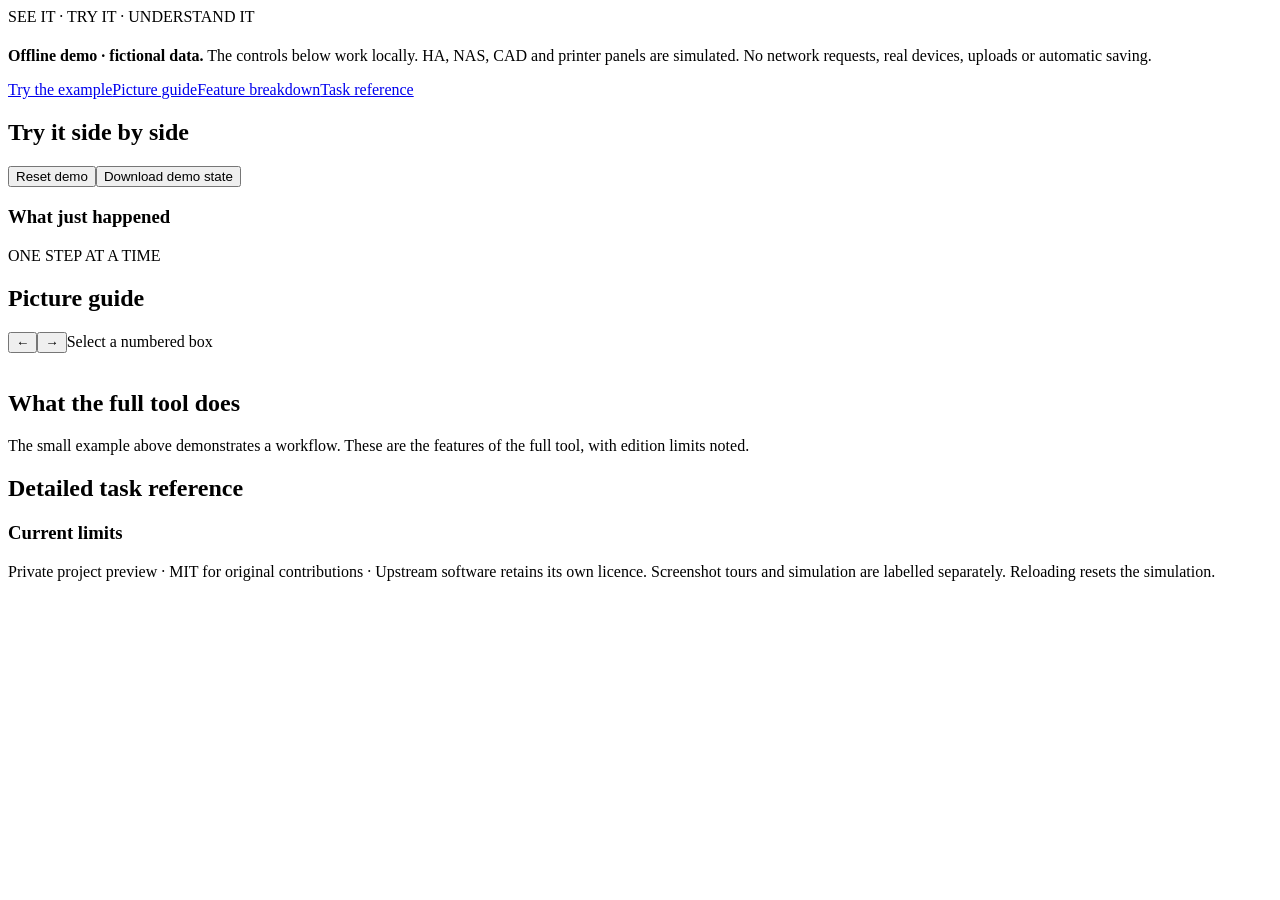
<file: demo-source/template.html>
<!doctype html><html lang="en"><head><meta charset="utf-8"><meta name="viewport" content="width=device-width,initial-scale=1"><meta http-equiv="Content-Security-Policy" content="default-src 'none'; script-src 'unsafe-inline'; style-src 'unsafe-inline'; img-src data: blob:; connect-src 'none'; font-src 'none'; object-src 'none'; base-uri 'none'; form-action 'none'"><title>__TITLE__ · Interactive demo</title><style>__CSS__</style></head><body><header><span class="eyebrow">SEE IT · TRY IT · UNDERSTAND IT</span><h1 id="title"></h1><p id="intro"></p><p class="notice"><strong>Offline demo · fictional data.</strong> The controls below work locally. HA, NAS, CAD and printer panels are simulated. No network requests, real devices, uploads or automatic saving.</p><nav class="toolbar"><a href="#interactive">Try the example</a><a href="#walkthrough">Picture guide</a><a href="#features">Feature breakdown</a><a href="#reference">Task reference</a></nav></header><main><section id="interactive"><div class="toolbar"><h2>Try it side by side</h2><button id="reset">Reset demo</button><button id="download">Download demo state</button></div><div class="demo-grid"><div class="card" id="controls"></div><div class="card" id="scene"></div><div class="card" id="result" aria-live="polite"></div></div><div class="card events"><h3>What just happened</h3><ol id="events" aria-live="polite"></ol></div></section><section id="walkthrough" class="section"><p class="eyebrow">ONE STEP AT A TIME</p><h2>Picture guide</h2><div id="tour"><div class="toolbar"><h3 id="tourTitle"></h3><button id="prev" aria-label="Previous screenshot">←</button><span id="slideCount"></span><button id="next" aria-label="Next screenshot">→</button><span id="stepStatus" class="step-status">Select a numbered box</span></div><div class="picture"><img id="tourImage" alt=""><div id="marks" class="marks"></div></div><p id="tourCaption" class="caption"></p><div id="stepList" class="step-list"></div></div></section><section id="features" class="section"><h2>What the full tool does</h2><p>The small example above demonstrates a workflow. These are the features of the full tool, with edition limits noted.</p><div id="featureList" class="features"></div></section><section id="reference" class="section"><h2>Detailed task reference</h2><div id="guideText"></div><h3>Current limits</h3><p id="limits"></p></section></main><footer>Private project preview · MIT for original contributions · Upstream software retains its own licence. Screenshot tours and simulation are labelled separately. Reloading resets the simulation.</footer><script>__DATA__</script><script>__QR__</script><script>__JS__</script></body></html>
</file>
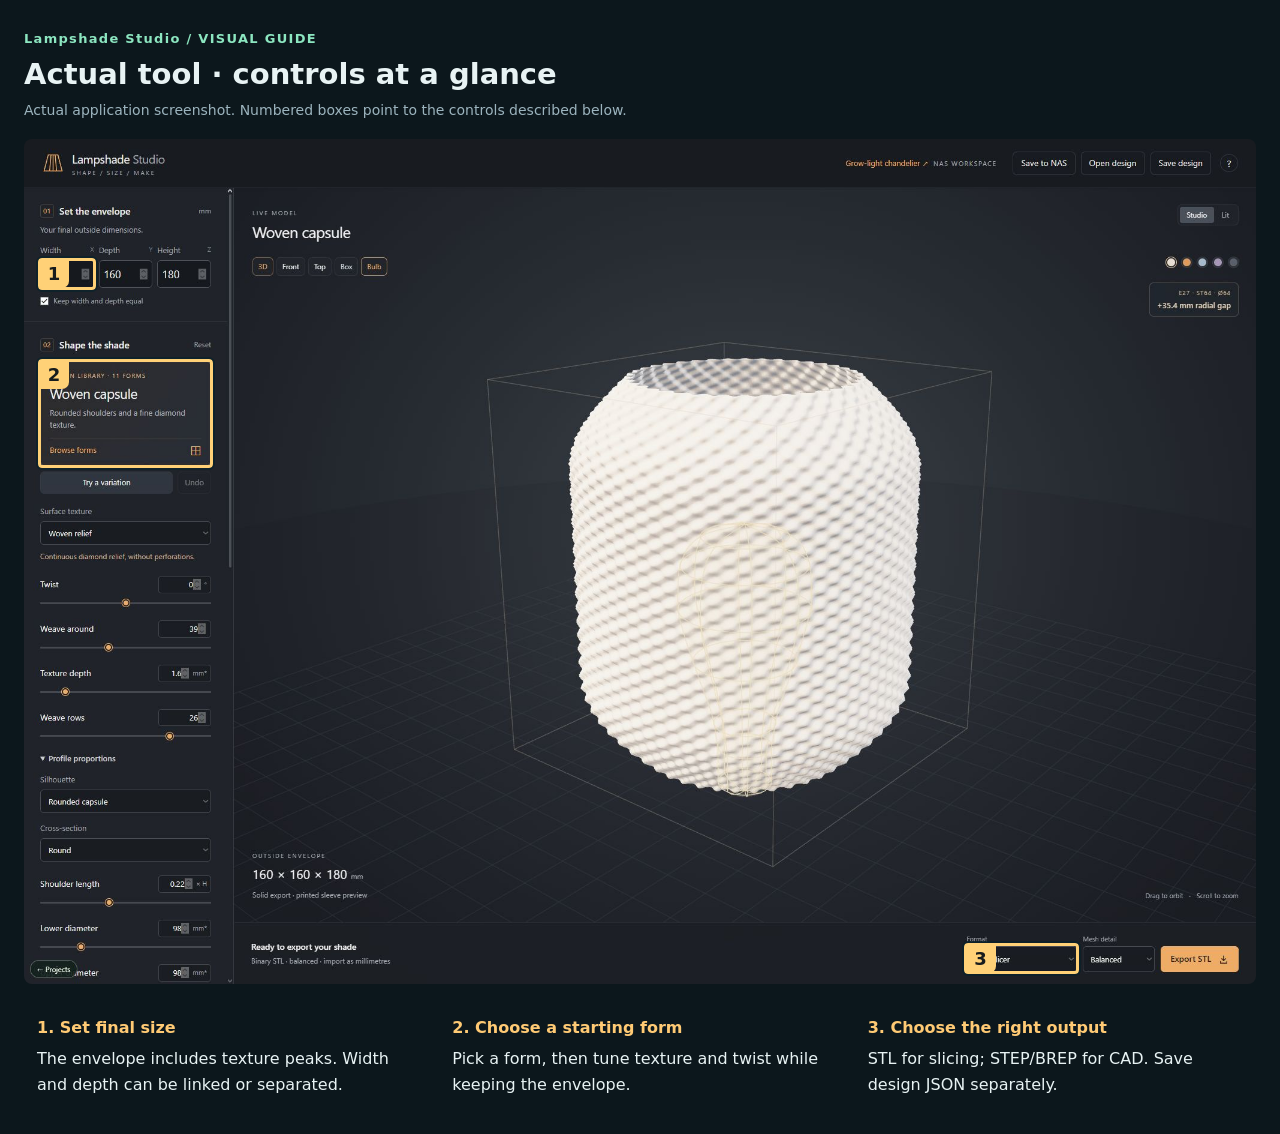
<file: docs/figure-1.html>
<!doctype html><html lang="en"><meta charset="utf-8"><meta name="viewport" content="width=device-width,initial-scale=1"><title>Lampshade Studio · visual step 1</title><style>:root{color-scheme:dark;--bg:#0c171c;--panel:#13252c;--ink:#e8f3f4;--muted:#9cb4be;--accent:#8ce6c0;--line:#2b4650;--gold:#ffca74}*{box-sizing:border-box}body{margin:0;background:var(--bg);color:var(--ink);font:17px/1.6 system-ui,sans-serif}header,main,footer{max-width:1500px;margin:auto;padding:28px}header{border-bottom:1px solid var(--line)}h1{font-size:clamp(32px,4vw,54px);line-height:1.1;margin:12px 0}h2{font-size:24px;line-height:1.3}h3{font-size:20px}p{max-width:90ch}a{color:var(--accent)}.eyebrow{color:var(--accent);letter-spacing:.1em;font-size:13px;font-weight:bold}.badge{display:inline-block;background:#294c45;color:#c7ffdf;padding:5px 12px;border-radius:6px;font-size:14px}.notice{border-left:4px solid var(--gold);padding:12px 18px;background:#322c20;max-width:none}.toolbar{display:flex;gap:10px;flex-wrap:wrap;align-items:center}button,input,select{font:inherit}button{background:#233e48;color:var(--ink);border:1px solid #46636d;border-radius:9px;padding:11px 16px;cursor:pointer}button:hover{border-color:var(--accent)}button:focus-visible,input:focus-visible,select:focus-visible{outline:3px solid var(--gold);outline-offset:3px}.primary{background:var(--accent);color:#08241b;font-weight:700}button:disabled{opacity:.5;cursor:not-allowed}label{display:block;font-size:15px;color:#c7d9df;margin:0 0 17px}input:not([type=checkbox]),select{display:block;width:100%;padding:10px;background:#0d1a21;color:var(--ink);border:1px solid #46636d;border-radius:7px;margin-top:6px}input[type=range]{padding:9px 0;accent-color:var(--accent)}.check{display:flex;gap:10px;align-items:center}input[type=checkbox]{width:21px;height:21px;accent-color:var(--accent)}.demo-grid{display:grid;grid-template-columns:300px minmax(300px,1fr) minmax(290px,.85fr);gap:18px;align-items:start}.card{background:var(--panel);border:1px solid var(--line);padding:23px;border-radius:16px;min-width:0}#controls button{display:block;width:100%;margin:10px 0}#controls:empty{display:none}#scene{min-height:320px;text-align:center}#scene svg{width:100%;max-height:470px}.hint,small{color:var(--muted);font-size:14px}dl{margin:0}dl div{padding:13px 0;border-bottom:1px solid var(--line)}dt{font-size:14px;color:var(--muted)}dd{margin:3px 0 0;font-size:18px;font-weight:650}.entity{background:#1c333b;border:1px solid #37505a;padding:14px;margin:10px 0;border-radius:9px;display:grid;gap:5px;text-align:left}.entity span{color:var(--accent)}.events{margin-top:18px}#events{padding-left:23px;margin-bottom:0;color:#c6d7df}#events li{margin:6px 0}.floor{position:relative;height:390px;border:3px solid #77949d;border-radius:12px;overflow:hidden}.room{position:absolute;border:2px solid #78949c;background:#2b4249;padding:12px;font-size:14px;text-align:left}.room small{display:block}.living{inset:0 45% 0 0}.bedroom{inset:0 0 50% 55%}.kitchen{inset:50% 0 0 55%}.device{position:absolute;transform:translate(-50%,-50%);font-size:12px;padding:7px;max-width:125px;touch-action:none;z-index:2;background:#192c36}.device.on{color:#ffe09a;border-color:#eec26b}.device.selected{outline:3px solid var(--accent)}.soundbar{margin:110px 0 20px;border:3px solid #64848e;background:linear-gradient(#293d46,#091116);padding:26px 8px;border-radius:20px;letter-spacing:4px}.soundbar span{display:block;letter-spacing:0;font-size:13px;color:var(--muted)}.speakers{font-size:40px;color:var(--accent)}.tag{display:inline-flex;flex-direction:column;background:#f5edda;color:#142420;padding:20px;border-radius:18px;max-width:270px;margin:20px}.tag svg{width:200px;max-width:100%}.tag.stake:after{content:'';display:block;background:#f5edda;width:30px;height:90px;margin:15px auto -90px;clip-path:polygon(0 0,100% 0,100% 85%,50% 100%,0 85%)}.tag.flag{border-radius:0 40px 40px 0;border-left:16px solid #bcb29b}.chunks{display:flex;flex-wrap:wrap;gap:10px;justify-content:center;padding:45px 0}.chunks span{padding:15px;border:2px solid #7b969c;border-radius:8px}.chunks .received{background:#8ce6c0;color:#0e2821}.sample-part{font-size:130px;color:var(--gold)}.plant{font-size:120px}.lap{background:#0b1c23;margin:9px 0;text-align:left}.lap span{display:block;background:#497961;padding:5px 9px;border-radius:4px;color:white}kbd{color:var(--gold)}.section{margin-top:38px}.picture{position:relative;margin:18px 0;background:#081116;border-radius:8px;overflow:hidden}.picture>img{display:block;width:100%}.marks{position:absolute;inset:0}.mark{position:absolute;border:3px solid #ffd177;outline:2px solid #07222aaa;border-radius:4px;padding:0;background:transparent;min-width:18px;min-height:18px}.mark span{position:absolute;left:-2px;top:-2px;background:#ffd177;color:#171c1d;padding:1px 9px;font-weight:850;font-size:18px;border-radius:0 0 7px 0;line-height:1.5}.mark.active{background:#ffd17726;border-width:5px}.step-list{display:grid;grid-template-columns:repeat(3,1fr);gap:14px}.step{display:grid;text-align:left;gap:6px;padding:18px}.step b{color:var(--gold)}.step span{font-size:16px}.step.active{background:#31594c;border-color:var(--accent)}.features{display:grid;grid-template-columns:repeat(2,1fr);gap:12px}details{border:1px solid var(--line);background:#13252c;border-radius:10px;padding:14px 19px;margin-bottom:12px}summary{font-weight:700;cursor:pointer}details li{padding:6px 0}footer{color:var(--muted);font-size:14px}#constraint{color:var(--gold)}.tour-layout{max-width:1400px}.print-title{font-size:24px;margin:0}.caption{color:var(--muted);font-size:14px}.step-status{margin-left:auto;color:var(--gold)}@media(max-width:1050px){.demo-grid{grid-template-columns:1fr 1fr}#controls{grid-column:1/-1;display:grid;grid-template-columns:1fr 1fr;gap:8px 20px}.card{padding:17px}.step-list{grid-template-columns:1fr}}@media(max-width:650px){header,main,footer{padding:18px}.demo-grid,.features{grid-template-columns:1fr}#controls{display:block}.floor{height:340px}.mark{border-width:2px}.mark span{font-size:12px;padding:0 5px}.notice{font-size:14px}}@media print{body{background:white;color:black}button{color:black}header,.notice,.toolbar,#interactive{display:none}.card,details{background:white;color:black}.mark{border-color:#c56c00}.mark span{background:#ffc560;color:black}}
body{padding:24px}main{padding:0;max-width:1420px}.picture{max-width:1420px}.step-list{grid-template-columns:repeat(3,1fr)}.step{font-size:16px;padding:13px}h1{font-size:29px;margin:8px 0}.caption{margin:5px 0}</style><main><span class="eyebrow">Lampshade Studio / VISUAL GUIDE</span><h1>Actual tool · controls at a glance</h1><p class="caption">Actual application screenshot. Numbered boxes point to the controls described below. </p><div class="picture"><img src="[data-uri]" alt="Lampshade Studio screenshot"><div class="marks"><div class="mark" style="left:1.119221411192214%;top:14.05029296875%;width:4.752128953771289%;height:3.8418856534090913%"><span>1</span></div><div class="mark" style="left:1.119221411192214%;top:26.029829545454547%;width:14.257907542579076%;height:12.903941761363635%"><span>2</span></div><div class="mark" style="left:76.3138686131387%;top:95.24147727272727%;width:9.343065693430656%;height:3.6221590909090913%"><span>3</span></div></div></div><div class="step-list"><div class="step"><b>1. Set final size</b><span>The envelope includes texture peaks. Width and depth can be linked or separated.</span></div><div class="step"><b>2. Choose a starting form</b><span>Pick a form, then tune texture and twist while keeping the envelope.</span></div><div class="step"><b>3. Choose the right output</b><span>STL for slicing; STEP/BREP for CAD. Save design JSON separately.</span></div></div></main></html>
</file>
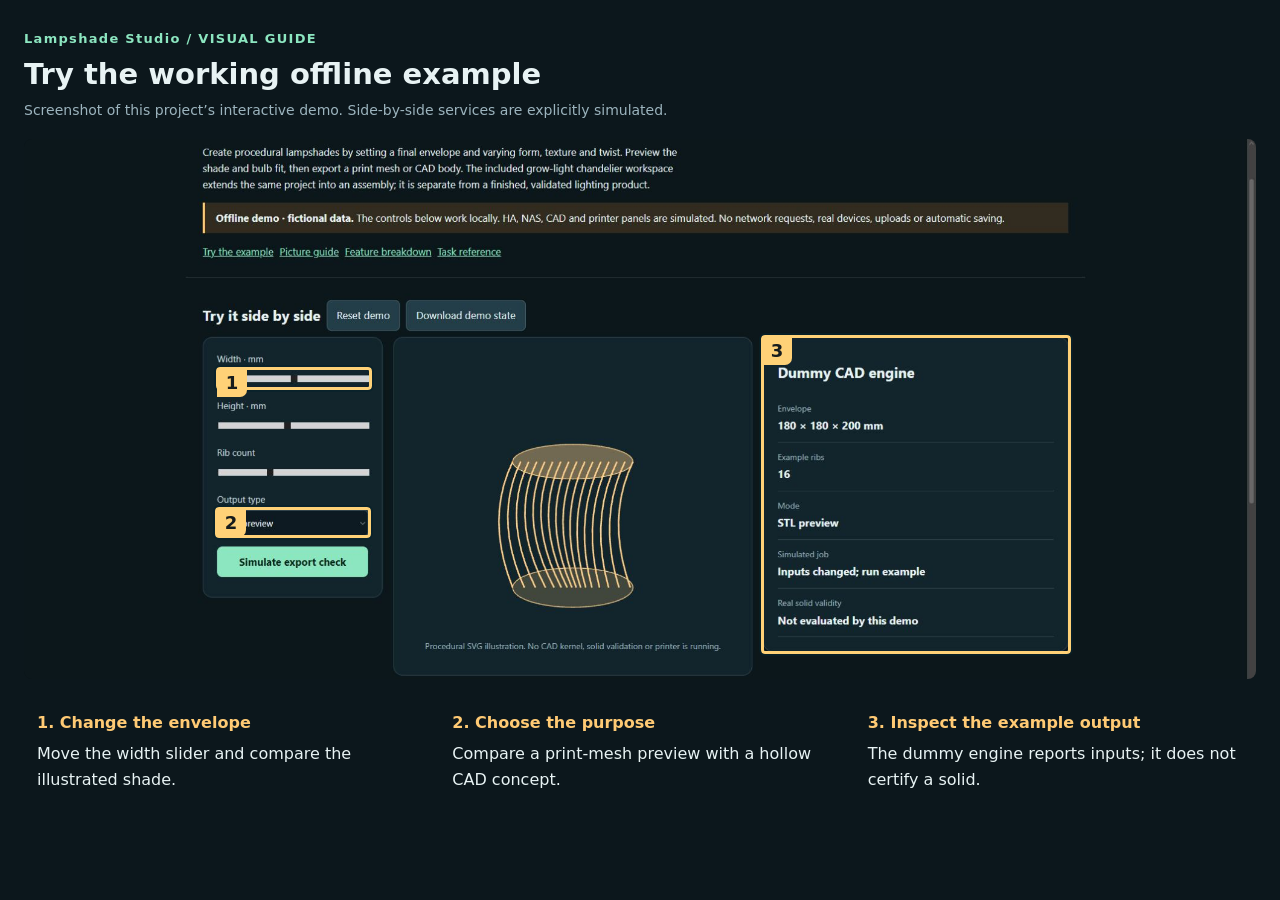
<file: docs/figure-2.html>
<!doctype html><html lang="en"><meta charset="utf-8"><meta name="viewport" content="width=device-width,initial-scale=1"><title>Lampshade Studio · visual step 2</title><style>:root{color-scheme:dark;--bg:#0c171c;--panel:#13252c;--ink:#e8f3f4;--muted:#9cb4be;--accent:#8ce6c0;--line:#2b4650;--gold:#ffca74}*{box-sizing:border-box}body{margin:0;background:var(--bg);color:var(--ink);font:17px/1.6 system-ui,sans-serif}header,main,footer{max-width:1500px;margin:auto;padding:28px}header{border-bottom:1px solid var(--line)}h1{font-size:clamp(32px,4vw,54px);line-height:1.1;margin:12px 0}h2{font-size:24px;line-height:1.3}h3{font-size:20px}p{max-width:90ch}a{color:var(--accent)}.eyebrow{color:var(--accent);letter-spacing:.1em;font-size:13px;font-weight:bold}.badge{display:inline-block;background:#294c45;color:#c7ffdf;padding:5px 12px;border-radius:6px;font-size:14px}.notice{border-left:4px solid var(--gold);padding:12px 18px;background:#322c20;max-width:none}.toolbar{display:flex;gap:10px;flex-wrap:wrap;align-items:center}button,input,select{font:inherit}button{background:#233e48;color:var(--ink);border:1px solid #46636d;border-radius:9px;padding:11px 16px;cursor:pointer}button:hover{border-color:var(--accent)}button:focus-visible,input:focus-visible,select:focus-visible{outline:3px solid var(--gold);outline-offset:3px}.primary{background:var(--accent);color:#08241b;font-weight:700}button:disabled{opacity:.5;cursor:not-allowed}label{display:block;font-size:15px;color:#c7d9df;margin:0 0 17px}input:not([type=checkbox]),select{display:block;width:100%;padding:10px;background:#0d1a21;color:var(--ink);border:1px solid #46636d;border-radius:7px;margin-top:6px}input[type=range]{padding:9px 0;accent-color:var(--accent)}.check{display:flex;gap:10px;align-items:center}input[type=checkbox]{width:21px;height:21px;accent-color:var(--accent)}.demo-grid{display:grid;grid-template-columns:300px minmax(300px,1fr) minmax(290px,.85fr);gap:18px;align-items:start}.card{background:var(--panel);border:1px solid var(--line);padding:23px;border-radius:16px;min-width:0}#controls button{display:block;width:100%;margin:10px 0}#controls:empty{display:none}#scene{min-height:320px;text-align:center}#scene svg{width:100%;max-height:470px}.hint,small{color:var(--muted);font-size:14px}dl{margin:0}dl div{padding:13px 0;border-bottom:1px solid var(--line)}dt{font-size:14px;color:var(--muted)}dd{margin:3px 0 0;font-size:18px;font-weight:650}.entity{background:#1c333b;border:1px solid #37505a;padding:14px;margin:10px 0;border-radius:9px;display:grid;gap:5px;text-align:left}.entity span{color:var(--accent)}.events{margin-top:18px}#events{padding-left:23px;margin-bottom:0;color:#c6d7df}#events li{margin:6px 0}.floor{position:relative;height:390px;border:3px solid #77949d;border-radius:12px;overflow:hidden}.room{position:absolute;border:2px solid #78949c;background:#2b4249;padding:12px;font-size:14px;text-align:left}.room small{display:block}.living{inset:0 45% 0 0}.bedroom{inset:0 0 50% 55%}.kitchen{inset:50% 0 0 55%}.device{position:absolute;transform:translate(-50%,-50%);font-size:12px;padding:7px;max-width:125px;touch-action:none;z-index:2;background:#192c36}.device.on{color:#ffe09a;border-color:#eec26b}.device.selected{outline:3px solid var(--accent)}.soundbar{margin:110px 0 20px;border:3px solid #64848e;background:linear-gradient(#293d46,#091116);padding:26px 8px;border-radius:20px;letter-spacing:4px}.soundbar span{display:block;letter-spacing:0;font-size:13px;color:var(--muted)}.speakers{font-size:40px;color:var(--accent)}.tag{display:inline-flex;flex-direction:column;background:#f5edda;color:#142420;padding:20px;border-radius:18px;max-width:270px;margin:20px}.tag svg{width:200px;max-width:100%}.tag.stake:after{content:'';display:block;background:#f5edda;width:30px;height:90px;margin:15px auto -90px;clip-path:polygon(0 0,100% 0,100% 85%,50% 100%,0 85%)}.tag.flag{border-radius:0 40px 40px 0;border-left:16px solid #bcb29b}.chunks{display:flex;flex-wrap:wrap;gap:10px;justify-content:center;padding:45px 0}.chunks span{padding:15px;border:2px solid #7b969c;border-radius:8px}.chunks .received{background:#8ce6c0;color:#0e2821}.sample-part{font-size:130px;color:var(--gold)}.plant{font-size:120px}.lap{background:#0b1c23;margin:9px 0;text-align:left}.lap span{display:block;background:#497961;padding:5px 9px;border-radius:4px;color:white}kbd{color:var(--gold)}.section{margin-top:38px}.picture{position:relative;margin:18px 0;background:#081116;border-radius:8px;overflow:hidden}.picture>img{display:block;width:100%}.marks{position:absolute;inset:0}.mark{position:absolute;border:3px solid #ffd177;outline:2px solid #07222aaa;border-radius:4px;padding:0;background:transparent;min-width:18px;min-height:18px}.mark span{position:absolute;left:-2px;top:-2px;background:#ffd177;color:#171c1d;padding:1px 9px;font-weight:850;font-size:18px;border-radius:0 0 7px 0;line-height:1.5}.mark.active{background:#ffd17726;border-width:5px}.step-list{display:grid;grid-template-columns:repeat(3,1fr);gap:14px}.step{display:grid;text-align:left;gap:6px;padding:18px}.step b{color:var(--gold)}.step span{font-size:16px}.step.active{background:#31594c;border-color:var(--accent)}.features{display:grid;grid-template-columns:repeat(2,1fr);gap:12px}details{border:1px solid var(--line);background:#13252c;border-radius:10px;padding:14px 19px;margin-bottom:12px}summary{font-weight:700;cursor:pointer}details li{padding:6px 0}footer{color:var(--muted);font-size:14px}#constraint{color:var(--gold)}.tour-layout{max-width:1400px}.print-title{font-size:24px;margin:0}.caption{color:var(--muted);font-size:14px}.step-status{margin-left:auto;color:var(--gold)}@media(max-width:1050px){.demo-grid{grid-template-columns:1fr 1fr}#controls{grid-column:1/-1;display:grid;grid-template-columns:1fr 1fr;gap:8px 20px}.card{padding:17px}.step-list{grid-template-columns:1fr}}@media(max-width:650px){header,main,footer{padding:18px}.demo-grid,.features{grid-template-columns:1fr}#controls{display:block}.floor{height:340px}.mark{border-width:2px}.mark span{font-size:12px;padding:0 5px}.notice{font-size:14px}}@media print{body{background:white;color:black}button{color:black}header,.notice,.toolbar,#interactive{display:none}.card,details{background:white;color:black}.mark{border-color:#c56c00}.mark span{background:#ffc560;color:black}}
body{padding:24px}main{padding:0;max-width:1420px}.picture{max-width:1420px}.step-list{grid-template-columns:repeat(3,1fr)}.step{font-size:16px;padding:13px}h1{font-size:29px;margin:8px 0}.caption{margin:5px 0}</style><main><span class="eyebrow">Lampshade Studio / VISUAL GUIDE</span><h1>Try the working offline example</h1><p class="caption">Screenshot of this project’s interactive demo. Side-by-side services are explicitly simulated.</p><div class="picture" style="aspect-ratio:2055/899.453125"><img style="position:absolute;top:0;left:0;width:100%" src="[data-uri]" alt="Lampshade Studio screenshot"><div class="marks"><div class="mark" style="left:15.571776155717762%;top:42.19404151828368%;width:12.652068126520682%;height:4.3359680361330675%"><span>1</span></div><div class="mark" style="left:15.474452554744525%;top:68.20984973508209%;width:12.652068126520682%;height:5.78129071484409%"><span>2</span></div><div class="mark" style="left:59.8007907542579%;top:36.190393468253276%;width:25.161952554744527%;height:59.25128116042734%"><span>3</span></div></div></div><div class="step-list"><div class="step"><b>1. Change the envelope</b><span>Move the width slider and compare the illustrated shade.</span></div><div class="step"><b>2. Choose the purpose</b><span>Compare a print-mesh preview with a hollow CAD concept.</span></div><div class="step"><b>3. Inspect the example output</b><span>The dummy engine reports inputs; it does not certify a solid.</span></div></div></main></html>
</file>
